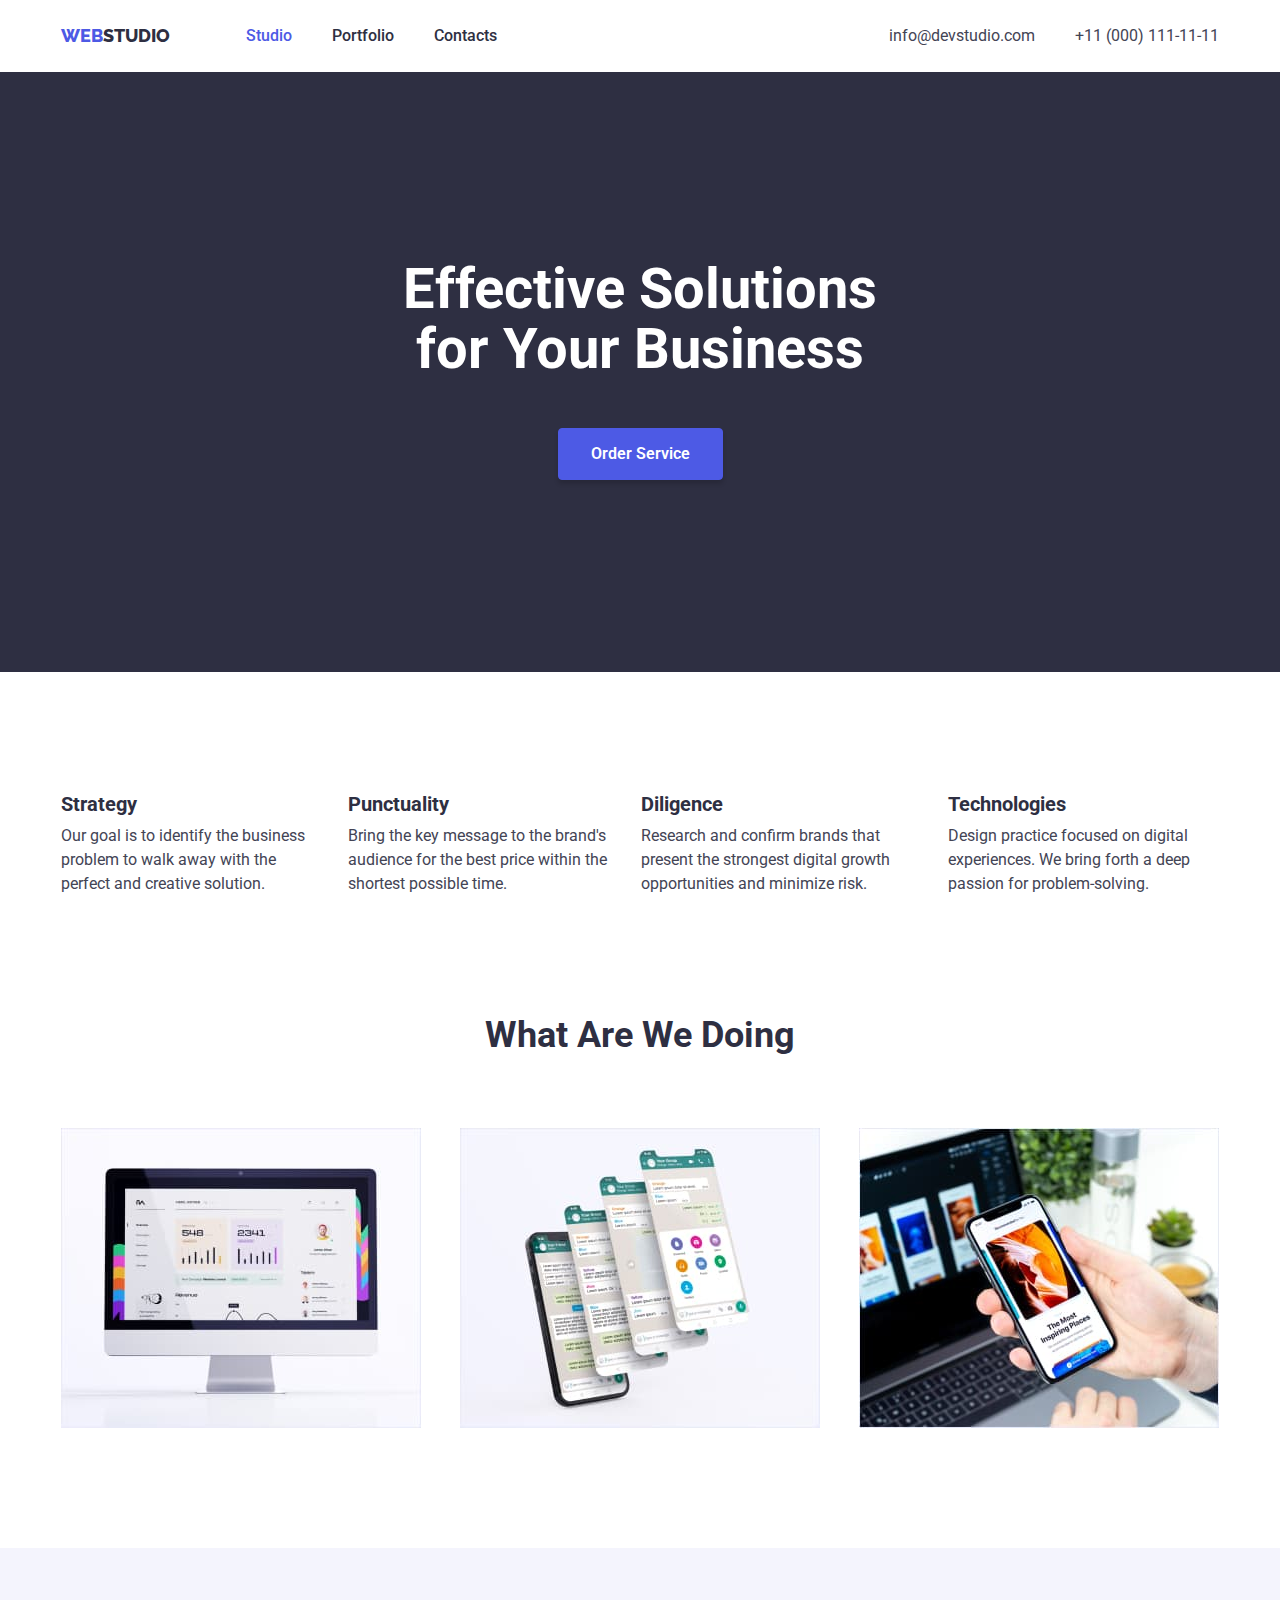
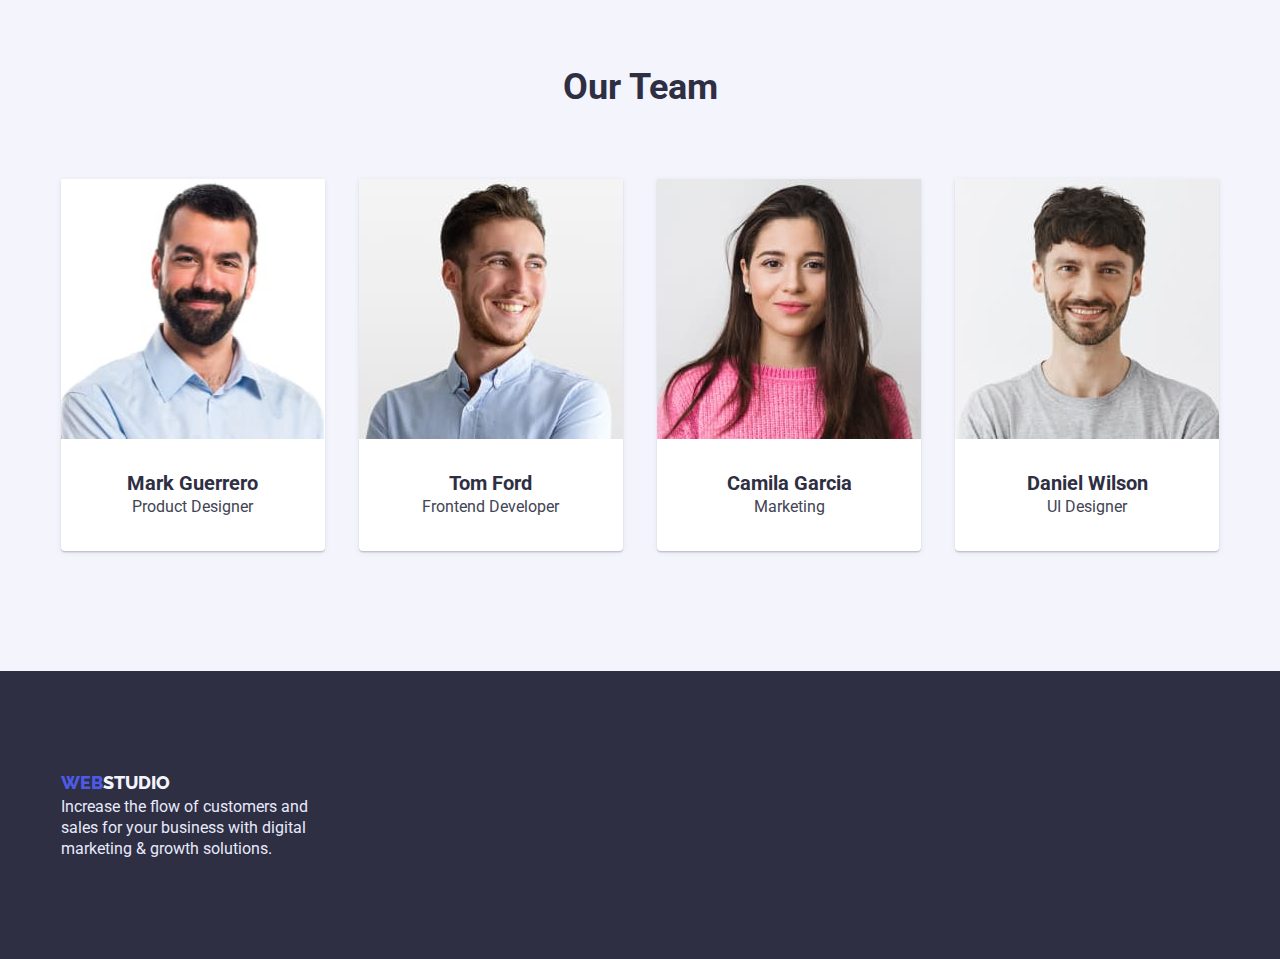
<file: index.html>
<!DOCTYPE html>
<html lang="en">
  <head>
    <meta charset="UTF-8" />
    <meta http-equiv="X-UA-Compatible" content="IE=edge" />
    <meta name="viewport" content="width=device-width, initial-scale=1.0" />
    <title>Yu Hubarenko _ homework-3</title>

    <link rel="preconnect" href="https://fonts.googleapis.com" />
    <link rel="preconnect" href="https://fonts.gstatic.com" crossorigin />
    <link
      href="https://fonts.googleapis.com/css2?family=Raleway:wght@800&family=Roboto:wght@400;500;700;900&display=swap"
      rel="stylesheet"
    />
    <link
      rel="stylesheet"
      href="https://cdnjs.cloudflare.com/ajax/libs/modern-normalize/1.0.0/modern-normalize.min.css"
    />
    <link rel="stylesheet" href="./css/styles.css" />
  </head>

  <body>
    <!-- ====================HEADER+=========================== -->

    <header>
      <div class="container menu">
        <nav>
          <a
            class="link logo"
            href="./index.html"
            rel="noopener nofollow noreferrer"
          >
            <span>Web</span>Studio
          </a>

          <ul class="list">
            <li>
              <a
                class="link active"
                href="./index.html"
                rel="noopener nofollow noreferrer"
              >
                Studio
              </a>
            </li>

            <li>
              <a
                class="link"
                href="./portfolio.html"
                rel="noopener nofollow noreferrer"
              >
                Portfolio
              </a>
            </li>

            <li>
              <a class="link" href="" rel="noopener nofollow noreferrer">
                Contacts
              </a>
            </li>
          </ul>
        </nav>

        <address>
          <ul class="contact-us list">
            <li>
              <a
                class="link-1"
                href="mailto:info@devstudio.com"
                rel="noopener nofollow noreferrer"
              >
                info@devstudio.com
              </a>
            </li>

            <li>
              <a class="link-1" href="tel:+110001111111">
                +11 (000) 111-11-11
              </a>
            </li>
          </ul>
        </address>
      </div>
    </header>

    <!-- ====================MAIN=========================== -->

    <main>
      <section class="hero">
        <h1>
          Effective Solutions
          <br />
          for Your Business
        </h1>

        <button type="button">Order Service</button>
      </section>

      <section class="about container">
        <h2 class="invisible">WebStudio's Advantages</h2>

        <ul class="list">
          <li>
            <h3>Strategy</h3>
            <p>
              Our goal is to identify the business problem to walk away with the
              perfect and creative solution.
            </p>
          </li>

          <li>
            <h3>Punctuality</h3>
            <p>
              Bring the key message to the brand's audience for the best price
              within the shortest possible time.
            </p>
          </li>

          <li>
            <h3>Diligence</h3>
            <p>
              Research and confirm brands that present the strongest digital
              growth opportunities and minimize risk.
            </p>
          </li>

          <li>
            <h3>Technologies</h3>
            <p>
              Design practice focused on digital experiences. We bring forth a
              deep passion for problem-solving.
            </p>
          </li>
        </ul>
      </section>

      <section class="what-we-are-doing container">
        <h2>What Are We Doing</h2>

        <ul class="list">
          <li>
            <img src="./images/what-we-are-doing-img1.jpg" alt="computer" />
          </li>

          <li>
            <img src="./images/what-we-are-doing-img2.jpg" alt="computer" />
          </li>

          <li>
            <img src="./images/what-we-are-doing-img3.jpg" alt="computer" />
          </li>
        </ul>
      </section>

      <section class="our-team">
        <div class="container">
          <h2>Our Team</h2>

          <ul class="list card-set">
            <li class="card">
              <div class="card-thumb">
                <img
                  src="./images/our-team-member1.jpg"
                  alt="our team member1"
                />
              </div>
              <div class="card-descr">
                <h3>Mark Guerrero</h3>
                <p>Product Designer</p>
              </div>
            </li>

            <li class="card">
              <div class="card-thumb">
                <img
                  src="./images/our-team-member2.jpg"
                  alt="our team member 2"
                />
              </div>
              <div class="card-descr">
                <h3>Tom Ford</h3>
                <p>Frontend Developer</p>
              </div>
            </li>

            <li class="card">
              <div class="card-thumb">
                <img
                  src="./images/our-team-member3.jpg"
                  alt="our team member3"
                />
              </div>
              <div class="card-descr">
                <h3>Camila Garcia</h3>
                <p>Marketing</p>
              </div>
            </li>

            <li class="card">
              <div class="card-thumb">
                <img
                  src="./images/our-team-member4.jpg"
                  alt="our team member 4"
                />
              </div>
              <div class="card-descr">
                <h3>Daniel Wilson</h3>
                <p>UI Designer</p>
              </div>
            </li>
          </ul>
        </div>
      </section>
    </main>

    <!-- ====================FOOTER=========================== -->
    <footer>
      <div class="container">
        <div class="box">
          <a
            class="link-2 footer-logo"
            href="./index.html"
            rel="noopener nofollow noreferrer"
          >
            <span>Web</span>Studio
          </a>

          <p>
            Increase the flow of customers and sales for your business with
            digital marketing & growth solutions.
          </p>
        </div>
      </div>
    </footer>
  </body>
</html>
</file>
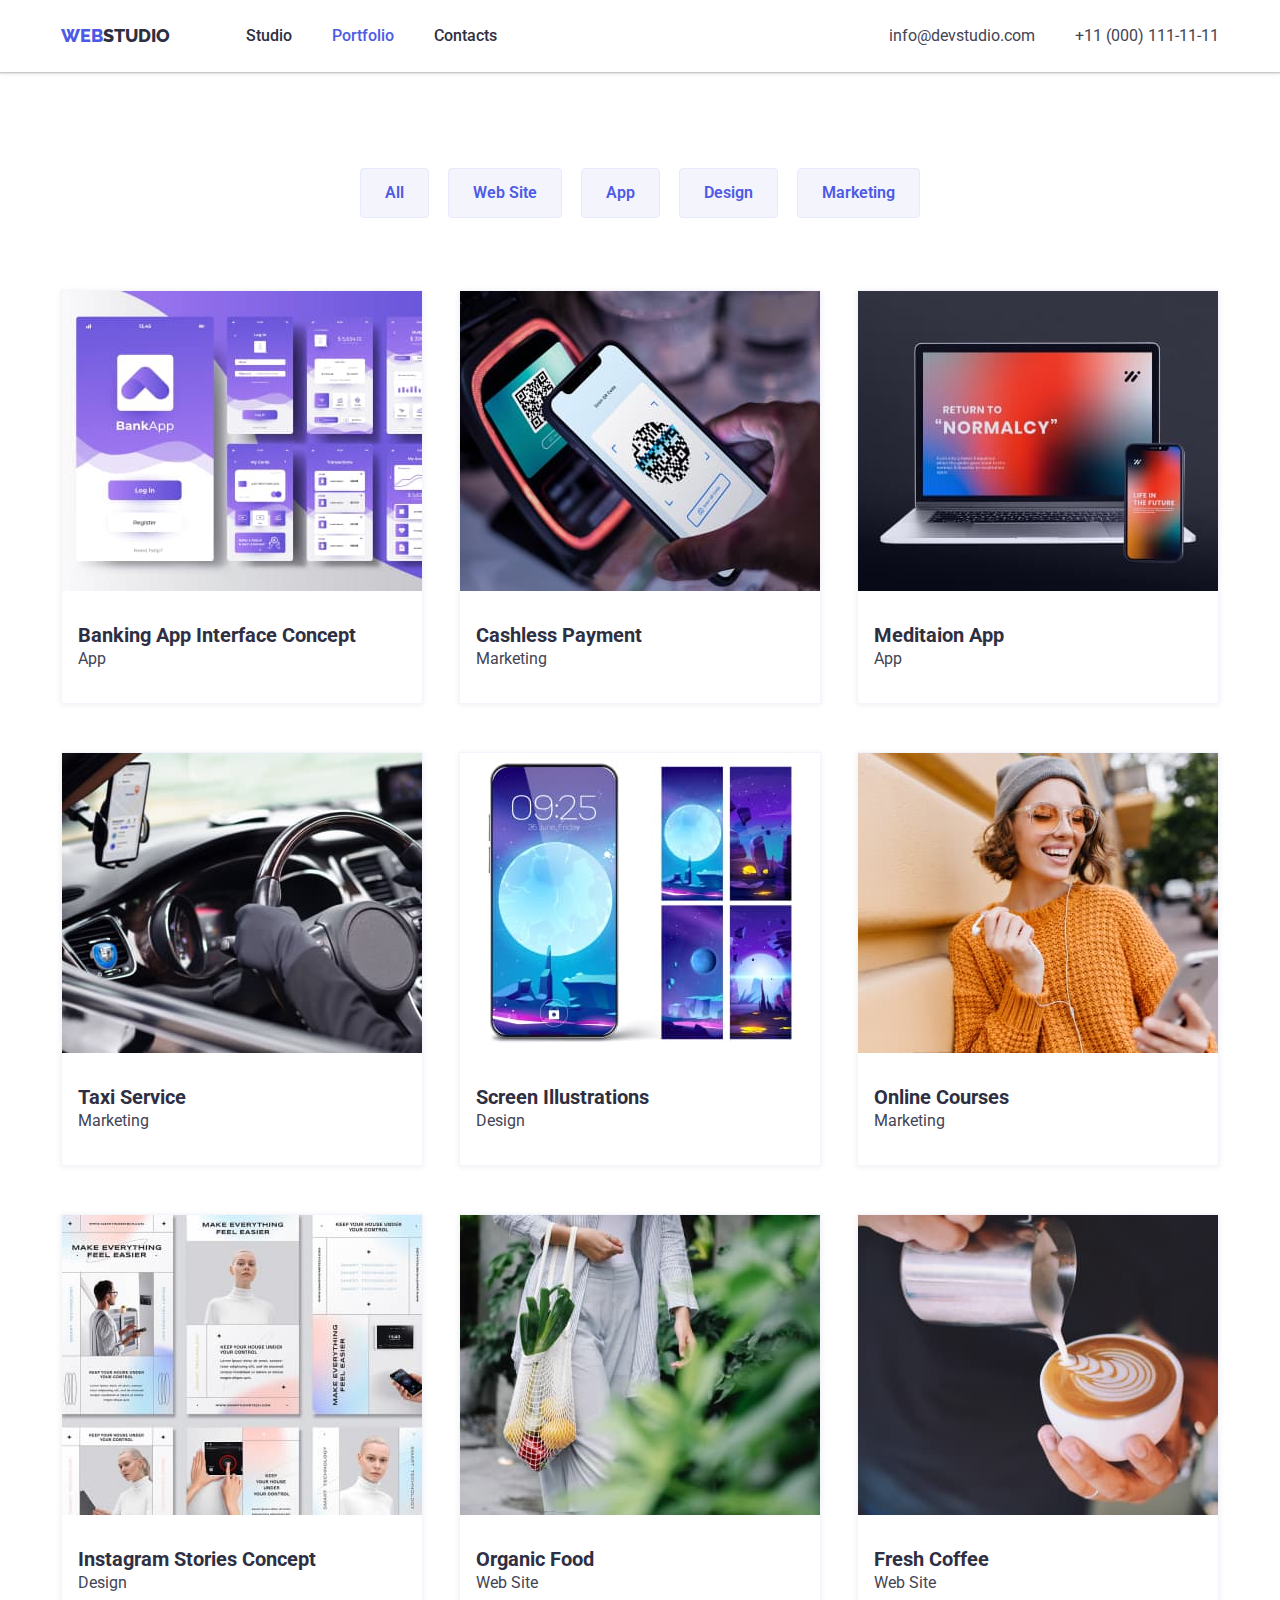
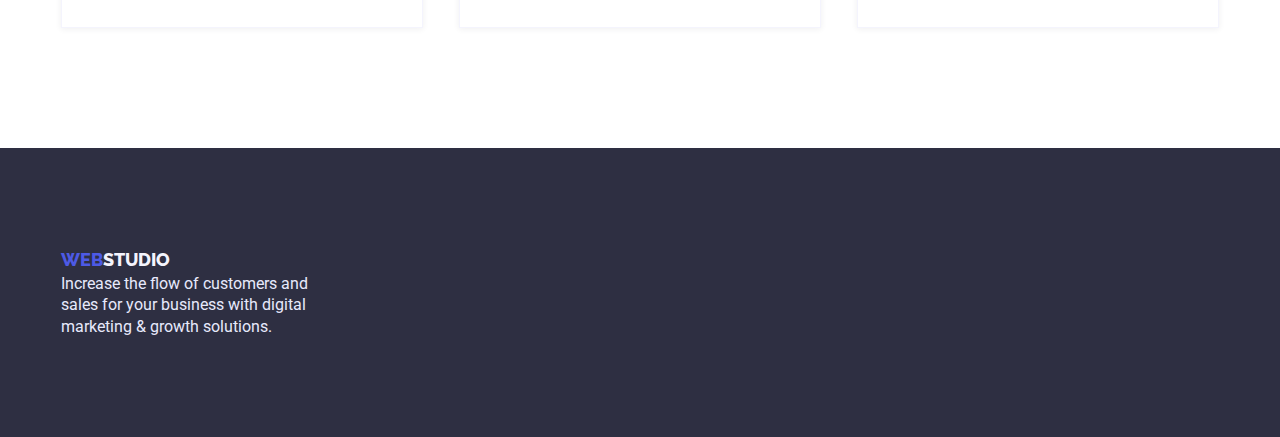
<file: portfolio.html>
<!DOCTYPE html>
<html lang="en">
  <head>
    <meta charset="UTF-8" />
    <meta http-equiv="X-UA-Compatible" content="IE=edge" />
    <meta name="viewport" content="width=device-width, initial-scale=1.0" />
    <title>Yu Hubarenko _ homework-3</title>

    <link rel="preconnect" href="https://fonts.googleapis.com" />
    <link rel="preconnect" href="https://fonts.gstatic.com" crossorigin />
    <link
      href="https://fonts.googleapis.com/css2?family=Raleway:wght@800&family=Roboto:wght@400;500;700;900&display=swap"
      rel="stylesheet"
    />
    <link
      rel="stylesheet"
      href="https://cdnjs.cloudflare.com/ajax/libs/modern-normalize/1.0.0/modern-normalize.min.css"
    />
    <link rel="stylesheet" href="./css/styles.css" />
  </head>

  <body>
    <!-- ====================HEADER+=========================== -->

    <header>
      <div class="container menu">
        <nav>
          <a
            class="link logo"
            href="./index.html"
            rel="noopener nofollow noreferrer"
          >
            <span>Web</span>Studio
          </a>

          <ul class="list">
            <li>
              <a
                class="link"
                href="./index.html"
                rel="noopener nofollow noreferrer"
              >
                Studio
              </a>
            </li>

            <li>
              <a
                class="link active"
                href="./portfolio.html"
                rel="noopener nofollow noreferrer"
              >
                Portfolio
              </a>
            </li>

            <li>
              <a class="link" href="" rel="noopener nofollow noreferrer">
                Contacts
              </a>
            </li>
          </ul>
        </nav>

        <address>
          <ul class="contact-us list">
            <li>
              <a
                class="link-1"
                href="mailto:info@devstudio.com"
                rel="noopener nofollow noreferrer"
              >
                info@devstudio.com
              </a>
            </li>

            <li>
              <a class="link-1" href="tel:+110001111111">
                +11 (000) 111-11-11
              </a>
            </li>
          </ul>
        </address>
      </div>
    </header>

    <!-- ====================MAIN=========================== -->
    <main>
      <section class="portfolio container">
        <h1 class="invisible">Our Projects</h1>

        <ul class="list filter">
          <li>
            <button type="button">All</button>
          </li>
          <li>
            <button type="button">Web Site</button>
          </li>
          <li>
            <button type="button">App</button>
          </li>
          <li>
            <button type="button">Design</button>
          </li>
          <li>
            <button type="button">Marketing</button>
          </li>
        </ul>

        <ul class="list projects">
          <li class="projects-card">
            <div class="projects-card-thumb">
              <img
                src="./images/prj-banking.jpg"
                alt="banking apps"
                width="360"
              />
            </div>
            <div class="projects-card-descr">
              <h2>Banking App Interface Concept</h2>
              <p>App</p>
            </div>
          </li>

          <li class="projects-card">
            <div class="projects-card-thumb">
              <img
                src="./images/prj-cashless-payment.jpg"
                alt="touchless technology"
              />
            </div>
            <div class="projects-card-descr">
              <h2>Cashless Payment</h2>
              <p>Marketing</p>
            </div>
          </li>

          <li class="projects-card">
            <div class="projects-card-thumb">
              <img
                src="./images/prj-meditation-app.jpg"
                alt="comp with red screen"
              />
            </div>
            <div class="projects-card-descr">
              <h2>Meditaion App</h2>
              <p>App</p>
            </div>
          </li>

          <li class="projects-card">
            <div class="projects-card-thumb">
              <img
                src="./images/prj-taxi-service.jpg"
                alt="driver's seat in the car"
              />
            </div>
            <div class="projects-card-descr">
              <h2>Taxi Service</h2>
              <p>Marketing</p>
            </div>
          </li>

          <li class="projects-card">
            <div class="projects-card-thumb">
              <img
                src="./images/prj-screen-illustrations.jpg"
                alt="phone's screens"
              />
            </div>
            <div class="projects-card-descr">
              <h2>Screen Illustrations</h2>
              <p>Design</p>
            </div>
          </li>

          <li class="projects-card">
            <div class="projects-card-thumb">
              <img src="./images/prj-online-courses.jpg" alt="smiley woman" />
            </div>
            <div class="projects-card-descr">
              <h2>Online Courses</h2>
              <p>Marketing</p>
            </div>
          </li>

          <li class="projects-card">
            <div class="projects-card-thumb">
              <img
                src="./images/prj-instagram-stories-concept.jpg"
                alt="insta's design"
              />
            </div>
            <div class="projects-card-descr">
              <h2>Instagram Stories Concept</h2>
              <p>Design</p>
            </div>
          </li>

          <li class="projects-card">
            <div class="projects-card-thumb">
              <img
                src="./images/prj-organic-food.jpg"
                alt="a bag with organic food"
                width="360"
              />
            </div>
            <div class="projects-card-descr">
              <h2>Organic Food</h2>
              <p>Web Site</p>
            </div>
          </li>

          <li class="projects-card">
            <div class="projects-card-thumb">
              <img
                src="./images/prj-fresh-coffee.jpg"
                alt="a cup of fresh coffee"
              />
            </div>
            <div class="projects-card-descr">
              <h2>Fresh Coffee</h2>
              <p>Web Site</p>
            </div>
          </li>
        </ul>
      </section>
    </main>

    <!-- ====================FOOTER=========================== -->
    <footer>
      <div class="container">
        <div class="box">
          <a
            class="link-2 footer-logo"
            href="./index.html"
            rel="noopener nofollow noreferrer"
          >
            <span>Web</span>Studio
          </a>

          <p>
            Increase the flow of customers and sales for your business with
            digital marketing & growth solutions.
          </p>
        </div>
      </div>
    </footer>
  </body>
</html>
</file>
<file: css/styles.css>
:root {
  --iris: #4d5ae5;
  --ocean: #404bbf;
  --navy-blue: #2e2f42;
  --green: #31d0aa;
  --slate: #434455;
  --light-slate: #8e8f99;
  --cornflower: #e7e9fc;
  --cloud: #f4f4fd;
  --navy-blue-modal: rgba(46, 47, 66, 0.4);
  --grey: rgba(46, 47, 66, 0.7);
  --white: #fff;

  --marg: 24px;
}

html {
  box-sizing: border-box;
}

body {
  margin: 0;

  background-color: #ffffff;
  color: var(--slate);

  font-family: "Roboto", sans-serif;
  font-size: 16px;
  line-height: 1.5;
  font-weight: 500;
}

*,
*::after,
*::before {
  box-sizing: inherit;
}

h1,
h2,
h3,
h4,
h5,
h6,
p {
  margin: 0;
  padding: 0;
}

img {
  display: block;
  max-width: 100%;
}

.container {
  margin: 0 auto;
  padding-left: 12px;
  padding-right: 12px;

  width: 1182px;
}

.list {
  display: flex;
  justify-content: space-between;
  margin: 0;
  padding: 0;

  list-style-type: none;
}

.link {
  color: var(--navy-blue);

  text-decoration: none;
}

.link-1 {
  color: var(--slate);

  text-decoration: none;
}

.link-2 {
  color: var(--cloud);

  text-decoration: none;
}

.button {
  display: inline-block;

  border: 1px solid transparent;
  cursor: pointer;
}

.link:hover,
.link-1:hover,
.link:focus,
.link-1:focus {
  color: var(--iris);

  cursor: pointer;
}

.logo:hover,
.logo:focus {
  color: var(--navy-blue);

  cursor: pointer;
}

.invisible {
  position: absolute;
  white-space: nowrap;
  width: 1px;
  height: 1px;
  overflow: hidden;
  border: 0;
  padding: 0;
  clip: rect(0 0 0 0);
  clip-path: inset(50%);
  margin: -1px;
}

/* ====================HEADER+=========================== */

header {
  display: block;
  align-items: center;

  background-color: var(--white);
  box-shadow: 0px 2px 1px rgba(46, 47, 66, 0.08),
    0px 1px 1px rgba(46, 47, 66, 0.16), 0px 1px 6px rgba(46, 47, 66, 0.08);
}

header .menu {
  display: flex;
  align-items: center;
}

header .menu > address {
  margin-left: auto;
}

header nav {
  display: flex;
  align-items: center;
}

header .logo {
  font-family: "Raleway", sans-serif;
  text-transform: uppercase;
  font-weight: 800;
  font-size: 18px;
  line-height: 1.33;
}

header .logo span,
footer .footer-logo span,
.active {
  color: var(--iris);
}

header nav .link.logo {
  margin-right: 76px;
}

header nav .link,
header .contact-us .link-1 {
  display: block;
  padding-top: 24px;
  padding-bottom: 24px;
}

header nav .list li:not(:last-child),
header .contact-us li:not(:last-child) {
  margin-right: 40px;
}

header .contact-us {
  margin-left: auto;

  font-weight: 400;
  font-style: normal;
}

/* ====================MAIN=========================== */

main .hero {
  height: 600px;
  background-color: var(--navy-blue);
}

main .hero h1 {
  padding-top: 188px;

  color: var(--white);

  font-weight: 700;
  font-size: 56px;
  line-height: 1.07;
  text-align: center;
}

main .hero button {
  display: block;
  margin: 0 auto;
  margin-top: 48px;
  padding: 16px 32px;

  color: var(--white);
  background-color: var(--iris);

  font-family: inherit;
  font-weight: 600;
  box-shadow: 0px 4px 4px rgba(0, 0, 0, 0.15);
  border: 1px solid var(--iris);
  border-radius: 4px;
  transition: all 200ms ease-in-out;
  cursor: pointer;
}

main .hero button:hover,
main .hero button:focus {
  background-color: var(--white);
  border-color: var(--white);
  color: var(--iris);
}

/* ============================================= */
main .about {
  display: flex;
  justify-content: space-between;
  padding-top: 120px;
  padding-bottom: 120px;

  background-color: var(--white);
}

main .about li:not(:last-child) {
  margin-right: 24px;
}

main .about h3 {
  color: var(--navy-blue);
  font-size: 20px;
  line-height: 1.2;
}

main .about p {
  padding-top: 8px;

  font-weight: 400;
}

/* ============================================= */
main .what-we-are-doing {
  padding-top: 0;
  padding-bottom: 120px;

  background-color: var(--white);
}

main .what-we-are-doing h2,
main .our-team h2 {
  margin-top: 0;
  margin-bottom: 72px;
  color: var(--navy-blue);

  font-weight: 700;
  font-size: 36px;
  line-height: 1.1;
  text-align: center;
}

main .what-we-are-doing img {
  width: 360px;
}

/* ============================================= */
main .our-team {
  display: flex;
  padding-top: 120px;
  padding-bottom: 120px;

  background-color: var(--cloud);
}

main .our-team .card-set {
  display: flex;
  margin-left: -24px;
}

main .our-team .card {
  flex-basis: calc(100% / 4 - 24px - 8px);
  /* borders 8px */
  margin-left: 24px;

  background-color: var(--white);

  box-shadow: 0px 1px 6px rgba(46, 47, 66, 0.08),
    0px 1px 1px rgba(46, 47, 66, 0.16), 0px 2px 1px rgba(46, 47, 66, 0.08);
  border-radius: 0px 0px 4px 4px;
}

main .our-team .card-descr {
  padding: 32px 16px;
  text-align: center;
}

main .our-team .card-descr h3 {
  color: var(--navy-blue);

  font-size: 20px;
  line-height: 1.2;
}

main .our-team p {
  color: var(--slate);

  font-weight: 400;
  font-size: 16px;
  line-height: 1.5;
}

/* ====================FOOTER=========================== */

footer {
  background-color: var(--navy-blue);
}

footer .box {
  padding-top: 100px;
  padding-bottom: 100px;
  width: 264px;
}

footer .footer-logo {
  font-family: "Raleway", sans-serif;
  text-transform: uppercase;
  font-weight: 800;
  font-size: 18px;
  line-height: 1.33;
}

footer p {
  color: var(--cornflower);
  font-weight: 400;
  font-size: 16px;
  line-height: 1.33;
}

/* =====================index-1=============== */

.portfolio {
  display: flex;
  flex-direction: column;
  justify-content: center;

  padding-top: 96px;
  padding-bottom: 120px;
}

.portfolio .filter {
  display: flex;
  justify-content: space-around;
  padding-right: 25%;
  padding-left: 25%;
  margin-bottom: 72px;
}

.portfolio .filter button {
  padding: 12px 24px;

  background-color: var(--cloud);
  border: 1px solid var(--cornflower);
  color: var(--iris);

  font-family: inherit;
  font-size: 16px;
  line-height: 1.5;
  font-weight: 600;
  border-radius: 4px;
  cursor: pointer;
  transition: all 200ms ease-in-out;
}

.portfolio .filter button:hover,
.portfolio .filter button:focus {
  background-color: var(--iris);
  border: 1px solid var(--iris);
  color: var(--cornflower);

  box-shadow: 0px 3px 1px rgba(0, 0, 0, 0.1), 0px 2px 1px rgba(0, 0, 0, 0.08),
    0px 2px 2px rgba(0, 0, 0, 0.12);
  cursor: pointer;
}

.projects {
  display: flex;
  flex-wrap: wrap;
  flex-basis: calc(100% / 3 - var(--marg));
  margin-right: calc(-1 * var(--marg));
  margin-bottom: calc(-2 * var(--marg));
}

.projects .projects-card {
  margin-right: var(--marg);
  margin-bottom: calc(2 * var(--marg));

  border: 0.5px solid var(--cloud);
  box-shadow: 0px 1px 6px rgba(46, 47, 66, 0.08);
}

.projects .projects-card-descr {
  padding-top: 32px;
  padding-right: 16px;
  padding-bottom: 32px;
  padding-left: 16px;
}

.projects .projects-card-descr h2 {
  color: var(--navy-blue);

  font-size: 20px;
  line-height: 1.2;
}

.projects .projects-card-descr p {
  font-weight: 400;
}
</file>
